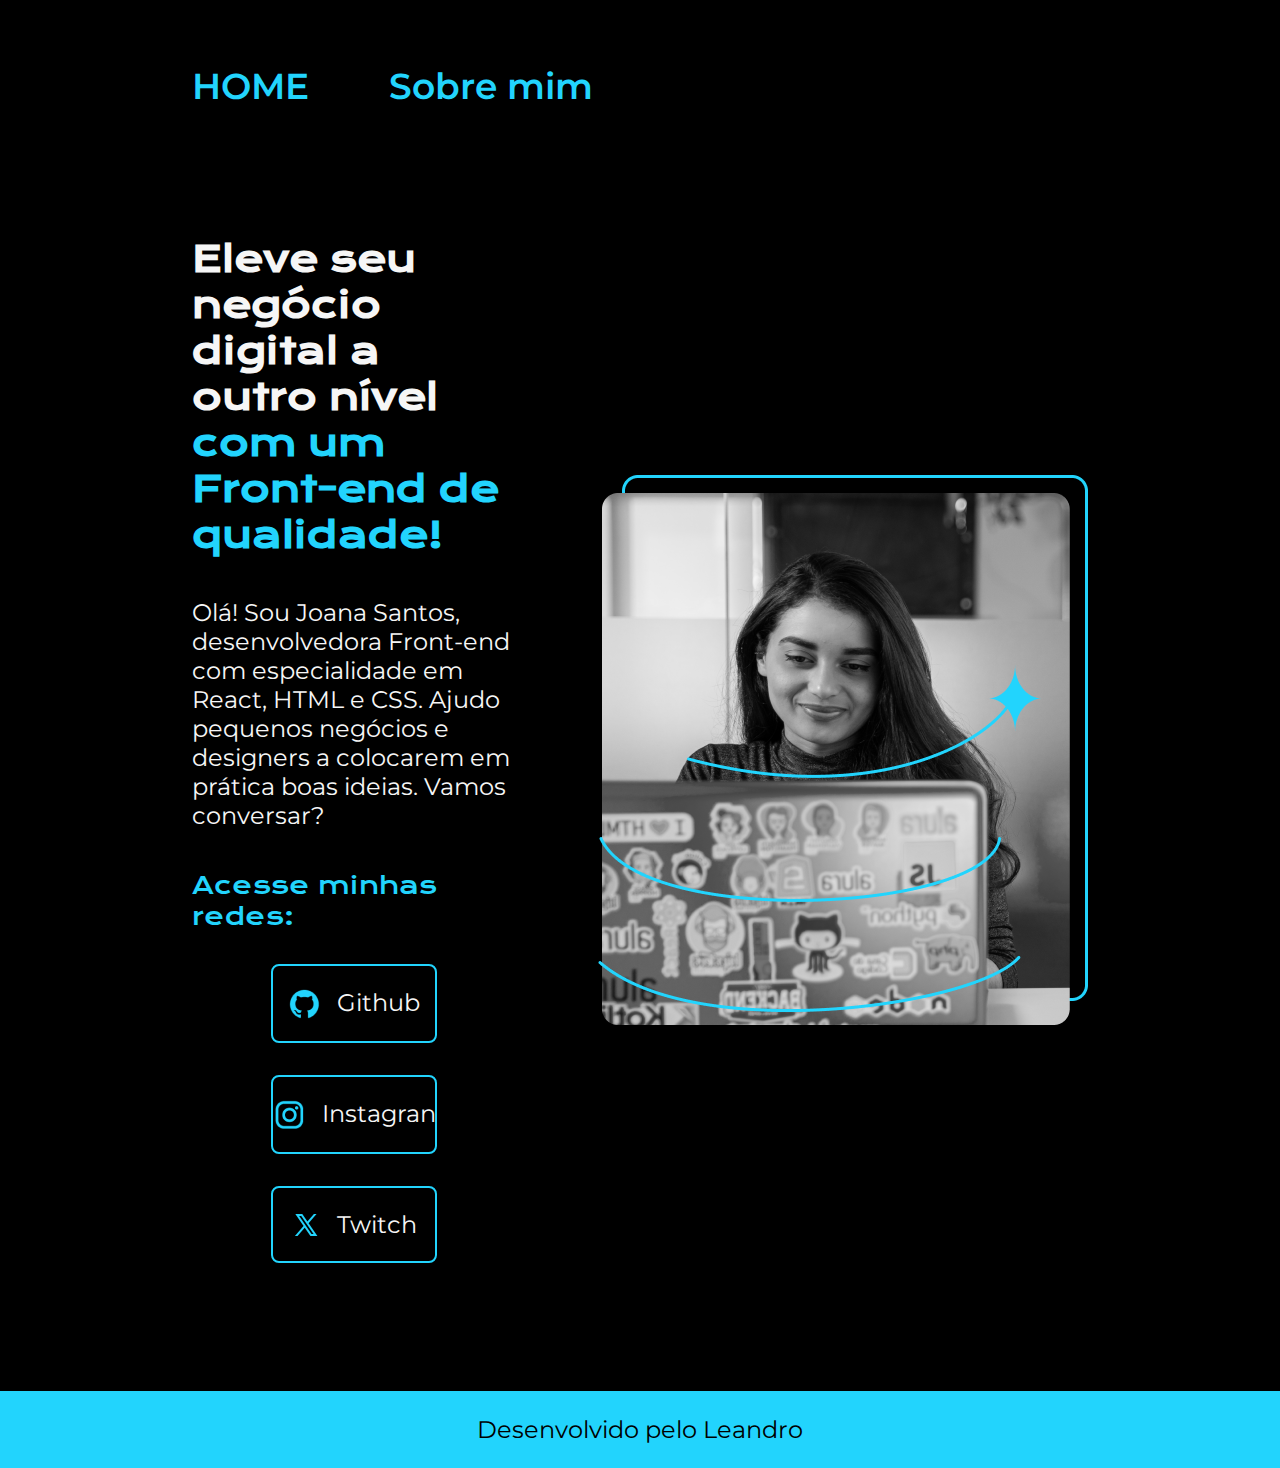
<file: index.html>
<!DOCTYPE html>
<html lang="pt-br">
<head>
    <meta charset="UTF-8">
    <meta name="viewport" content="width=device-width, initial-scale=1.0">
    <title>Portifolio</title>
    <link rel="stylesheet" href="/style/style.css">
</head>
<body>
    <header class="cabecalho">
        <nav class="cabecalho_menu">
            <a class="cabecalho_menu_link" href="index.html">HOME</a>
            <a class="cabecalho_menu_link" href="about.html"> Sobre mim</a>
        </nav>
    </header>
    <main class="apresentacao">
        <section class="apresentacao__conteudo">
            <h1 class="apresentacao__conteudo__titulo">Eleve seu negócio digital a outro nível 
                <strong class="apresentacao__conteudo__titulo__destaque">com um Front-end de qualidade!</strong ></h1>
                <p class="texto">
                    Olá! Sou Joana Santos, desenvolvedora Front-end com especialidade em React, HTML e CSS. Ajudo pequenos negócios e designers a colocarem em prática boas ideias. Vamos conversar?</p>
                    <div class="apresentacaolinks">
                        <h2 class="Subtitulo_links">Acesse minhas redes:</h2>
                        <a class="linkscolor" href="https://github.com/LeandroA007"> <img src="/assets/github.png"> Github</a>

                        <a class="linkscolor" href="https://www.instagram.com/leandrobonach"><img src="/assets/instagram.png"> Instagran</a>
                        
                        <a class="linkscolor" href="https://github.com/LeandroA007"><img src="/assets/twitter-novo.png"> Twitch</a>
                    </div>       
        </section>
                <img class="Apresentacao_imagem" src="/assets/Imagem.png" alt="Joana Santos programanado">
    </main>
    <footer class="rodape">
        <p>Desenvolvido pelo Leandro</p>
    </footer>
</body>
</html>
</file>
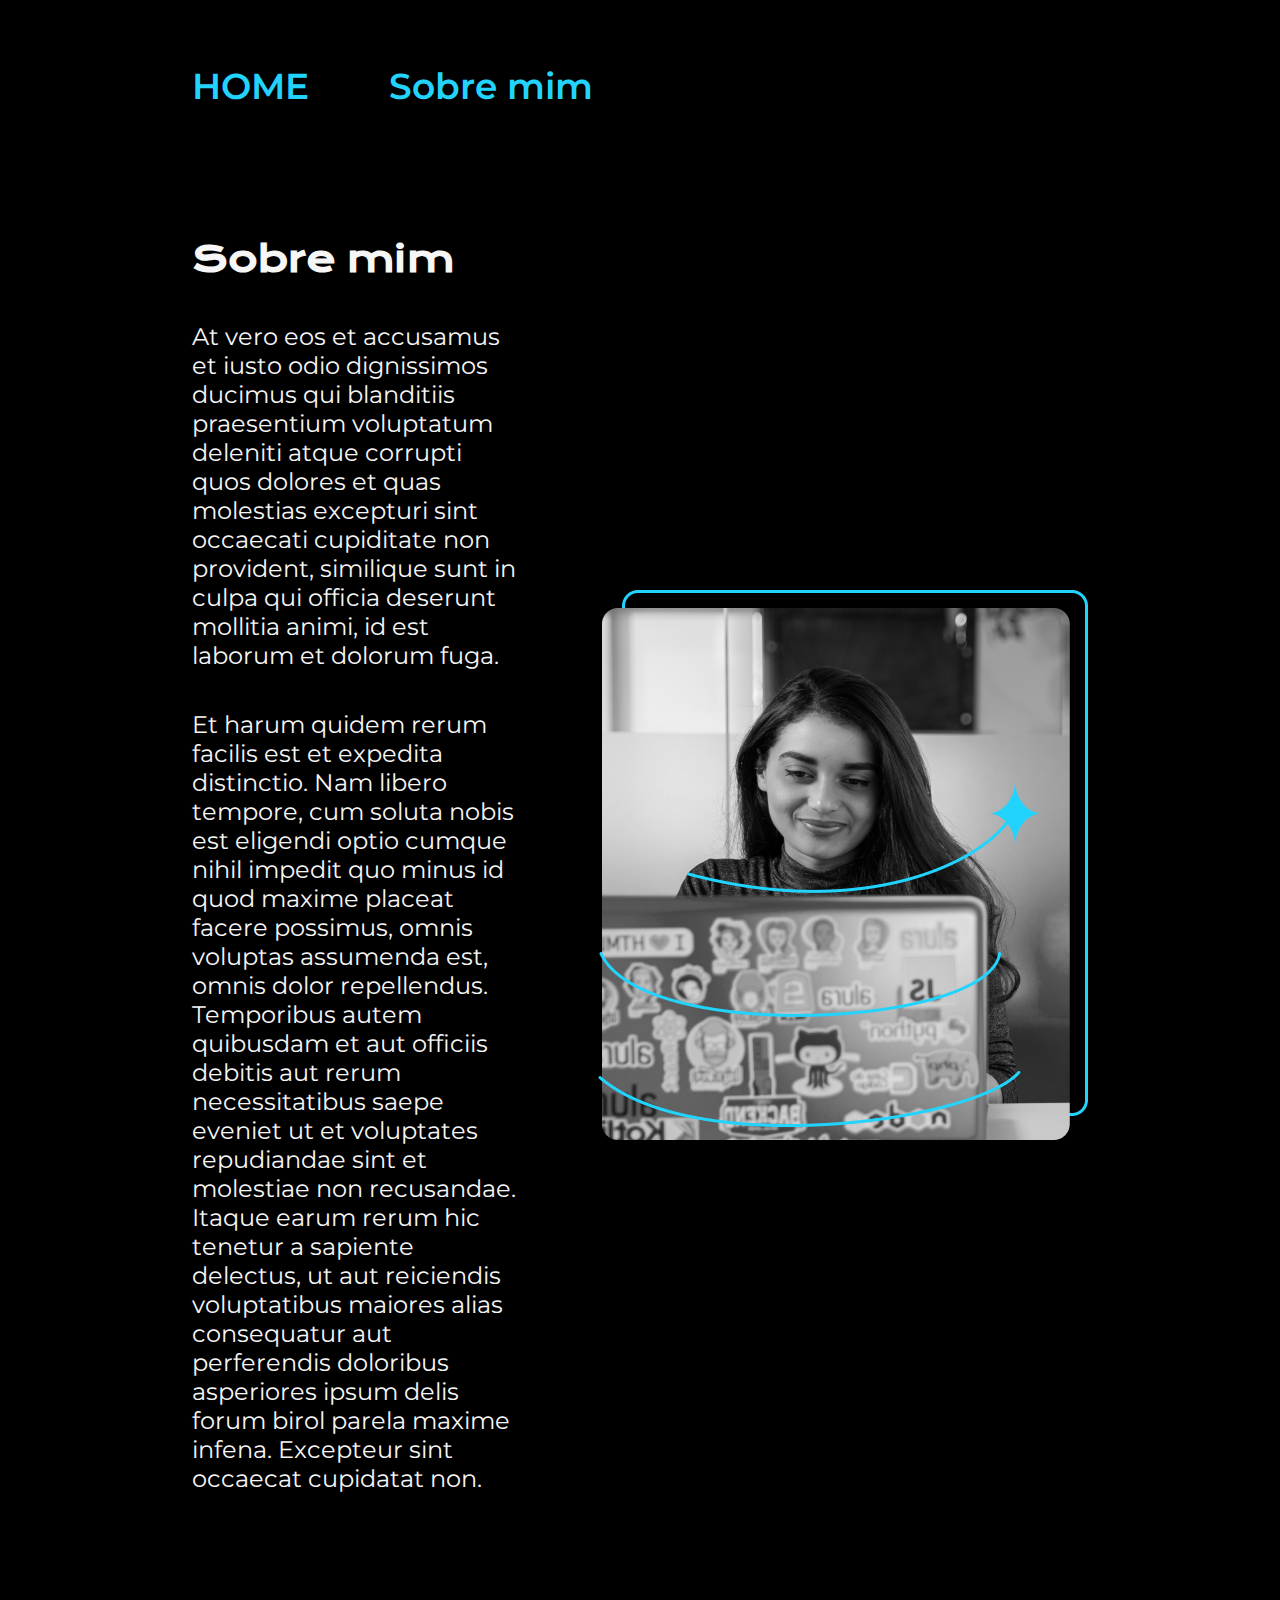
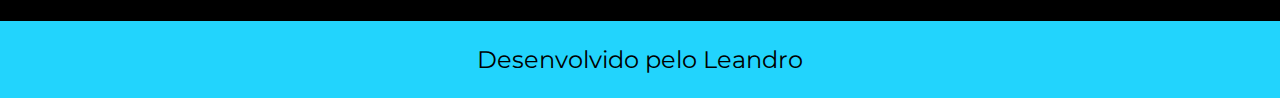
<file: about.html>
<!DOCTYPE html>
<html lang="pr-br">
<head>
    <meta charset="UTF-8">
    <meta name="viewport" content="width=device-width, initial-scale=1.0">
    <title>Sobre mim</title>
    <link rel="stylesheet" href="/style/style.css">
</head>
<body>
    <header class="cabecalho">
        <nav class="cabecalho_menu">
        <a class="cabecalho_menu_link" href="index.html">HOME</a>
        <a class="cabecalho_menu_link" href="about.html"> Sobre mim</a>
        </nav>
</header>
    <main class="apresentacao">
        <section class="apresentacao__conteudo">
            <h1 class="apresentacao__conteudo__titulo">Sobre mim</h1>
                <p class="texto">At vero eos et accusamus et iusto odio dignissimos ducimus qui blanditiis praesentium voluptatum deleniti atque corrupti quos dolores et quas molestias excepturi sint occaecati cupiditate non provident, similique sunt in culpa qui officia deserunt mollitia animi, id est laborum et dolorum fuga.</p>

                <p class="texto"> Et harum quidem rerum facilis est et expedita distinctio. Nam libero tempore, cum soluta nobis est eligendi optio cumque nihil impedit quo minus id quod maxime placeat facere possimus, omnis voluptas assumenda est, omnis dolor repellendus. Temporibus autem quibusdam et aut officiis debitis aut rerum necessitatibus saepe eveniet ut et voluptates repudiandae sint et molestiae non recusandae. Itaque earum rerum hic tenetur a sapiente delectus, ut aut reiciendis voluptatibus maiores alias consequatur aut perferendis doloribus asperiores ipsum delis forum birol parela maxime infena. Excepteur sint occaecat cupidatat non.
                </p>
            </section>
        <img class="Apresentacao_imagem" src="/assets/Imagem.png" alt="Joana Santos programanado">
    </main>
    
    <footer class="rodape">
        <p>Desenvolvido pelo Leandro</p>
    </footer>
</body>
</html>
</file>
<file: style/style.css>
@import url('https://fonts.googleapis.com/css2?family=Krona+One&family=Montserrat:ital,wght@0,100..900;1,100..900&display=swap');

:root {
  --cor--primaira: #000;
  --cor--secundaria: #22D4FD;
  --color--terciaria: #f6f6f6;
  --cor--hover: #272727;

  --font-primaria: "Krona One", sans-serif;
  --font-secundaria: "Montserrat", sans-serif;
}
*
 { 
    margin: 0;
    padding: 0;
}
body {
    height: 100vh;
    background-color: var(--cor--primaira);
    box-sizing: border-box;
    color: var(--cor--secundaria);
}

.cabecalho{
    padding: 5% 0% 0% 15%;
}
.cabecalho_menu{
    display: flex;
    gap: 80px;
}
.cabecalho_menu_link{
    font-family: var(--font-secundaria);
    font-size: 2.25rem;
    font-weight: 600;
    color: var(--cor--secundaria);
    text-decoration: none;
}
.apresentacao {
    display: flex; /* or inline-flex */
    margin: 10% 15%;
    align-items: center;
    justify-content: space-between;
    gap: 82px;
}
.apresentacao__conteudo{
    width: 50%;
    display: flex;
    flex-direction: column;
    gap: 40px;
  }
.apresentacao__conteudo__titulo{
    font-size: 2.25rem;
    color: var(--color--terciaria);
    font-family: var(--font-primaria);
}
.apresentacao__conteudo__titulo__destaque {
    font-size: 2.25rem;
    font-family: var(--font-primaria);
    color: var(--cor--secundaria);
}
.texto{
    font-family: var(--font-secundaria);
    font-size: 1.5rem;
    color: var(--color--terciaria);
}
  .apresentacaolinks{
    display: flex;
    flex-direction: column;
    justify-content: space-between;
    align-items: center;
    gap: 32px;

  }

  .Subtitulo_links{
    font-family: var(--font-primaria);
    font-weight: 400;
    font-size: 1.5rem;
  }

.linkscolor{
    display: flex;
    justify-content: center;
    gap: 16px;
    border: 2px solid var(--cor--secundaria);
    width: 50%;
    text-align: center;
    border-radius: 8px;
    font-size:  1.5rem;
    font-weight: 600px;
    padding: 21.5px 0;
    text-decoration: none;
    color: var(--color--terciaria);
    font-family: var(--font-secundaria);
  }

  .linkscolor:hover{
    background-color: var(--cor--hover);
  }
  .rodape{
    padding: 24px;
    text-align: center;
    font-family:var(--font-secundaria);
    font-size: 1.5rem;
    color: var(--cor--primaira);
    background-color: var(--cor--secundaria);
  }

  .apresentacao_imagem{
    width: 50%;
  }

  @media  (max-width:1200px){
    .apresentacao{
      flex-direction: column-reverse;
      padding: 5%;
    };
    .cabecalho{
      padding: 10%;
    }
    .cabecalho_menu{
      justify-content: center;
    }
    .apresentacao__conteudo{
      width: auto;
    }
    .apresentacao_imagem{
      width: auto;
    }
  }
</file>
